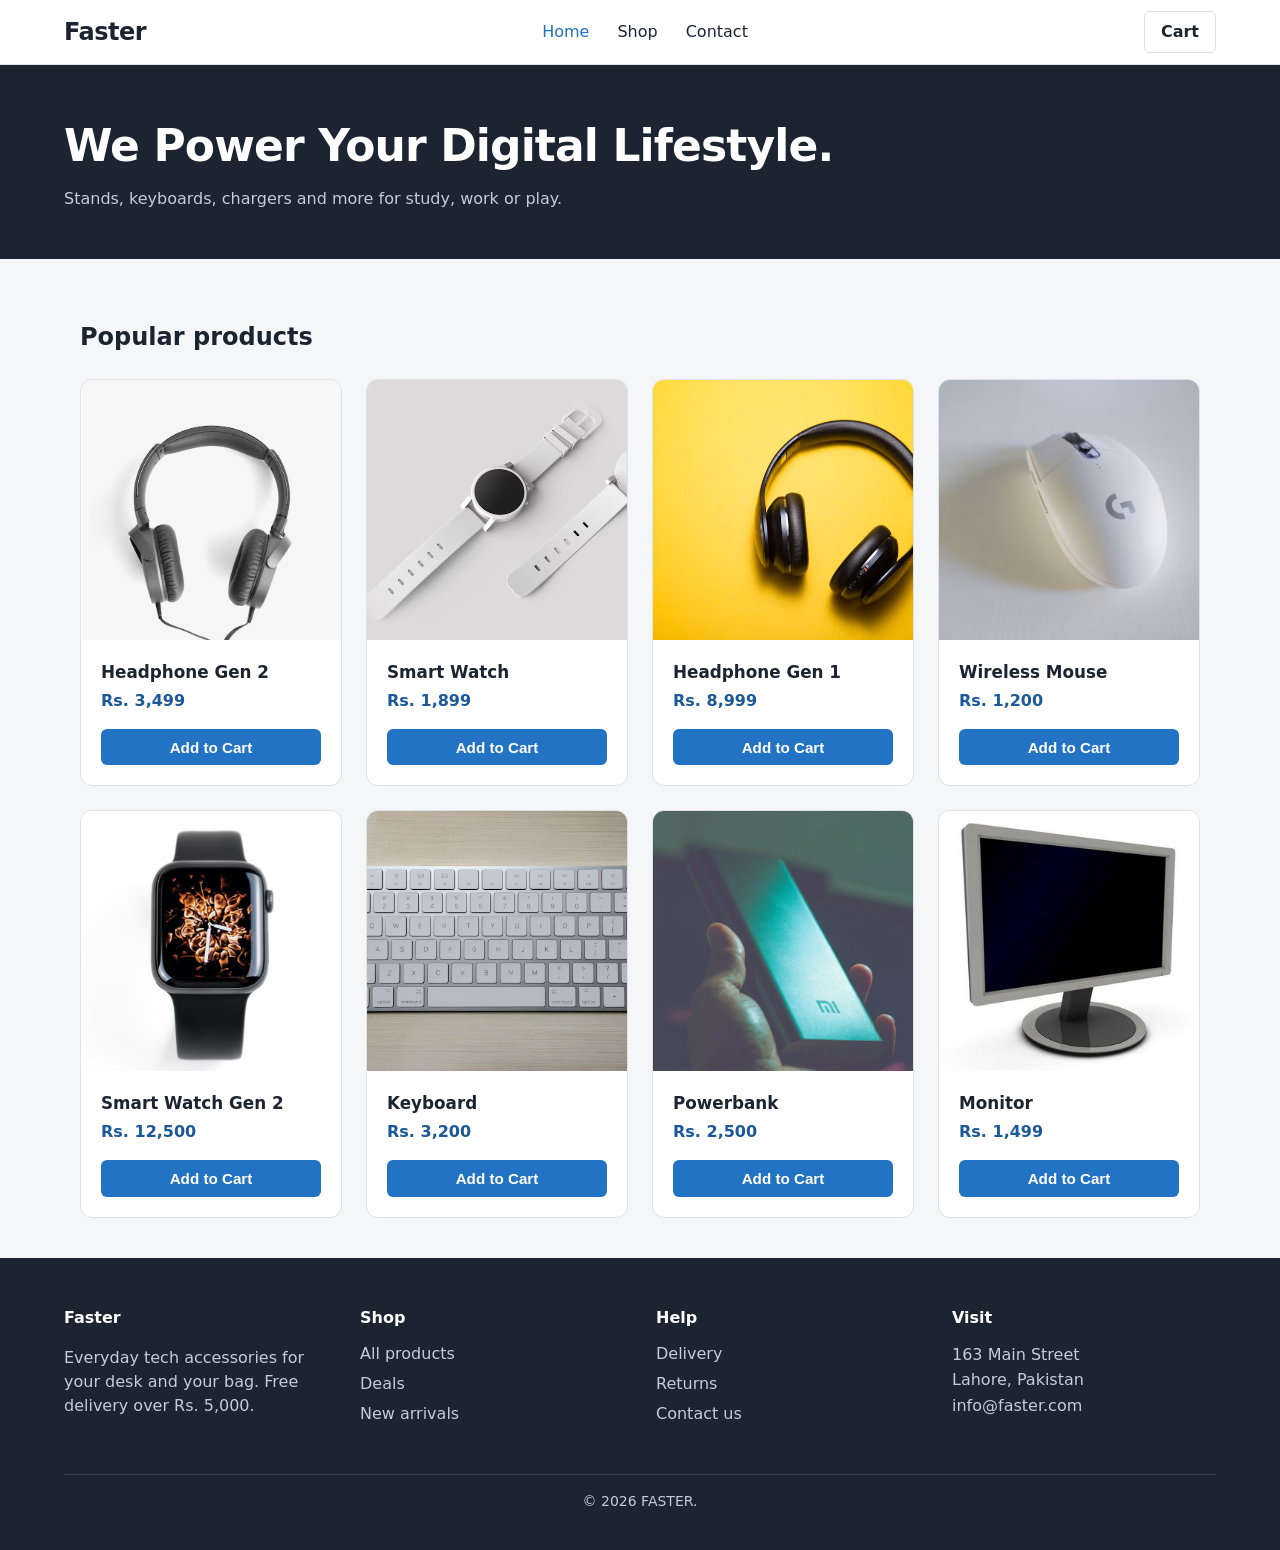
<file: Assignment 2/index.html>
<!DOCTYPE html>
<html lang="en">
<head>
  <meta charset="UTF-8">
  <meta name="viewport" content="width=device-width, initial-scale=1">
  <title>Faster | Accessories</title>
  <link rel="icon" type="image/x-icon" href="./images/logo.jpeg">
  <!-- <link href="style.css" rel="stylesheet"> -->
  <link rel="stylesheet" href="css/variables.css">
  <link rel="stylesheet" href="css/base.css">
  <link rel="stylesheet" href="css/header.css">
  <link rel="stylesheet" href="css/hero.css">
  <link rel="stylesheet" href="css/products.css">
  <link rel="stylesheet" href="css/buttons.css">
  <link rel="stylesheet" href="css/product-detail.css">
  <link rel="stylesheet" href="css/footer.css">
  <link rel="stylesheet" href="css/responsive.css">
</head>
<body>

  <header class="site-header">
    <div class="container nav-container">
      <a class="brand" href="index.html">Faster</a>
      <nav class="site-nav">
        <ul>
          <li><a class="active" href="index.html">Home</a></li>
          <li><a href="index.html#products">Shop</a></li>
          <li><a href="#">Contact</a></li>
        </ul>
      </nav>
      <a class="cart-link" href="#">Cart</a>
    </div>
  </header>

  <main>
    <section class="hero">
      <div class="container">
        <h1>We Power Your Digital Lifestyle.</h1>
        <p>Stands, keyboards, chargers and more for study, work or play.</p>
      </div>
    </section>

    <section class="container products-section" id="products">
      <h2>Popular products</h2>
      <div class="product-grid">

        <article class="product-card">
          <a href="product.html"><img src="./images/1.jpg" alt="Headphone Gen 2" loading="lazy"></a>
          <div class="card-details">
            <h3 class="product-name"><a href="product.html">Headphone Gen 2</a></h3>
            <p class="product-price">Rs. 3,499</p>
            <button type="button" class="btn btn-cart">Add to Cart</button>
          </div>
        </article>

        <article class="product-card">
          <a href="product.html"><img src="./images/2.jpg" alt="Smart Watch" loading="lazy"></a>
          <div class="card-details">
            <h3 class="product-name"><a href="product.html">Smart Watch</a></h3>
            <p class="product-price">Rs. 1,899</p>
            <button type="button" class="btn btn-cart">Add to Cart</button>
          </div>
        </article>

        <article class="product-card">
          <a href="product.html"><img src="./images/3.jpg" alt="Headphone Gen 1" loading="lazy"></a>
          <div class="card-details">
            <h3 class="product-name"><a href="product.html">Headphone Gen 1</a></h3>
            <p class="product-price">Rs. 8,999</p>
            <button type="button" class="btn btn-cart">Add to Cart</button>
          </div>
        </article>

        <article class="product-card">
          <a href="product.html"><img src="./images/4.jpg" alt="Wireless Mouse" loading="lazy"></a>
          <div class="card-details">
            <h3 class="product-name"><a href="product.html">Wireless Mouse</a></h3>
            <p class="product-price">Rs. 1,200</p>
            <button type="button" class="btn btn-cart">Add to Cart</button>
          </div>
        </article>

        <article class="product-card">
          <a href="product.html"><img src="./images/5.jpg" alt="Smart Watch Gen 2" loading="lazy"></a>
          <div class="card-details">
            <h3 class="product-name"><a href="product.html">Smart Watch Gen 2</a></h3>
            <p class="product-price">Rs. 12,500</p>
            <button type="button" class="btn btn-cart">Add to Cart</button>
          </div>
        </article>

        <article class="product-card">
          <a href="product.html"><img src="./images/6.jpg" alt="Keyboard" loading="lazy"></a>
          <div class="card-details">
            <h3 class="product-name"><a href="product.html">Keyboard</a></h3>
            <p class="product-price">Rs. 3,200</p>
            <button type="button" class="btn btn-cart">Add to Cart</button>
          </div>
        </article>

        <article class="product-card">
          <a href="product.html"><img src="./images/7.jpg" alt="Powerbank" loading="lazy"></a>
          <div class="card-details">
            <h3 class="product-name"><a href="product.html">Powerbank</a></h3>
            <p class="product-price">Rs. 2,500</p>
            <button type="button" class="btn btn-cart">Add to Cart</button>
          </div>
        </article>

        <article class="product-card">
          <a href="product.html"><img src="./images/8.jpg" alt="Monitor" loading="lazy"></a>
          <div class="card-details">
            <h3 class="product-name"><a href="product.html">Monitor</a></h3>
            <p class="product-price">Rs. 1,499</p>
            <button type="button" class="btn btn-cart">Add to Cart</button>
          </div>
        </article>

      </div>
    </section>
  </main>

  <footer class="site-footer">
    <div class="container">
      <div class="footer-grid">
        <div>
          <h2>Faster</h2>
          <p>Everyday tech accessories for your desk and your bag. Free delivery over Rs. 5,000.</p>
        </div>
        <nav aria-label="Shop links">
          <h2>Shop</h2>
          <ul>
            <li><a href="index.html#products">All products</a></li>
            <li><a href="#">Deals</a></li>
            <li><a href="#">New arrivals</a></li>
          </ul>
        </nav>
        <nav aria-label="Help links">
          <h2>Help</h2>
          <ul>
            <li><a href="#">Delivery</a></li>
            <li><a href="#">Returns</a></li>
            <li><a href="#">Contact us</a></li>
          </ul>
        </nav>
        <div>
          <h2>Visit</h2>
          <address>163 Main Street<br>Lahore, Pakistan<br>info@faster.com</address>
        </div>
      </div>
      <p class="footer-bottom">&copy; 2026 FASTER.</p>
    </div>
  </footer>

</body>
</html>
</file>
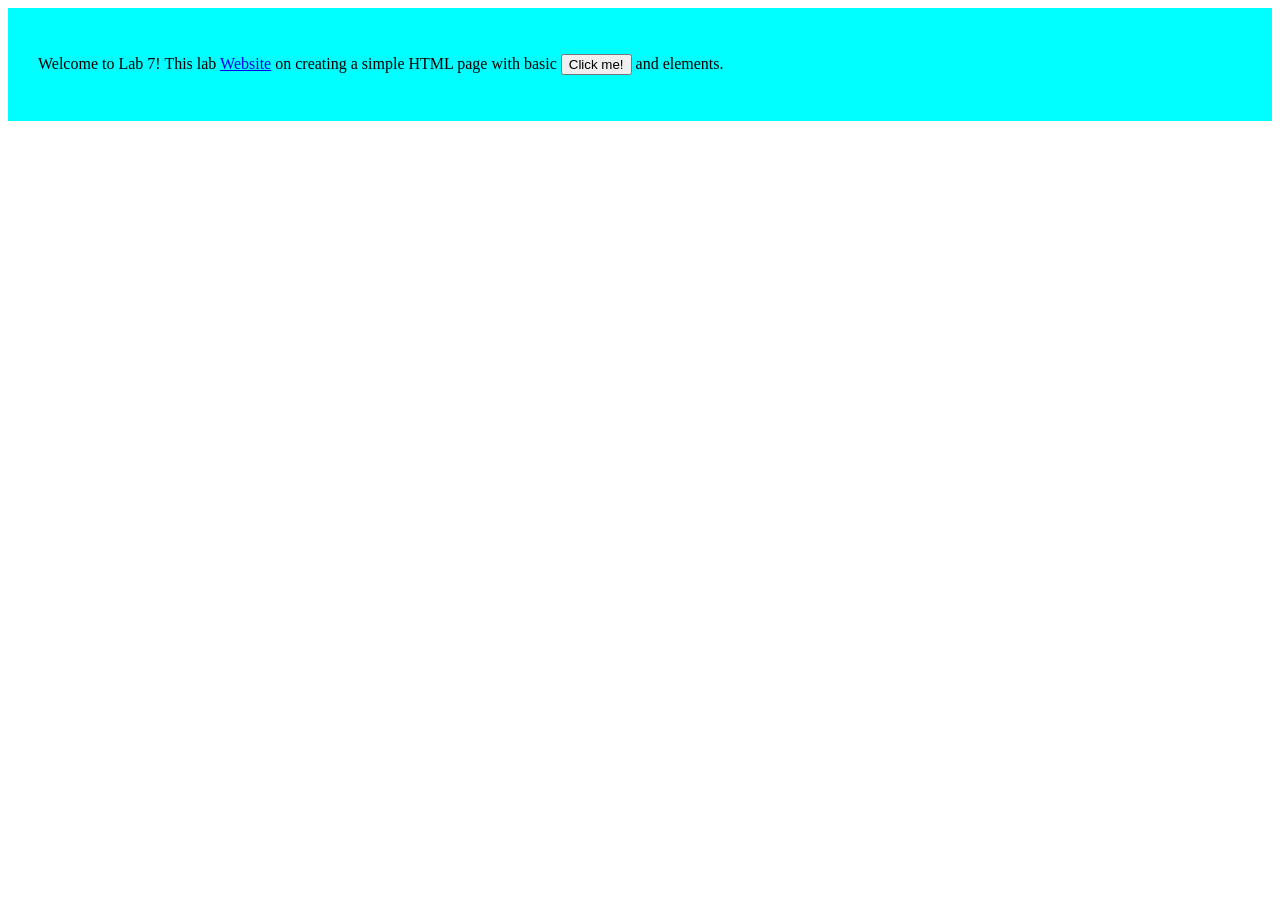
<file: Lab7/index.html>
<!DOCTYPE html>
<html lang="en">
<head>
    <meta charset="UTF-8">
    <meta name="viewport" content="width=device-width, initial-scale=1.0">
    <title>Lab 7</title>
    <script src="./script.js" defer></script>
</head>
<body>
    <div id="div1" style="background-color: aqua; padding: 30px">
        <p id="p1" >Welcome to Lab 7! This lab 
            <a id="a1" target="__blank" href="https://developer.mozilla.org/en-US/docs/Web/HTML">Website</a>
         on creating a simple HTML page with basic 
            <button>Click me!</button>
         and elements.
        </p>
    </div>
</body>
</html>
</file>
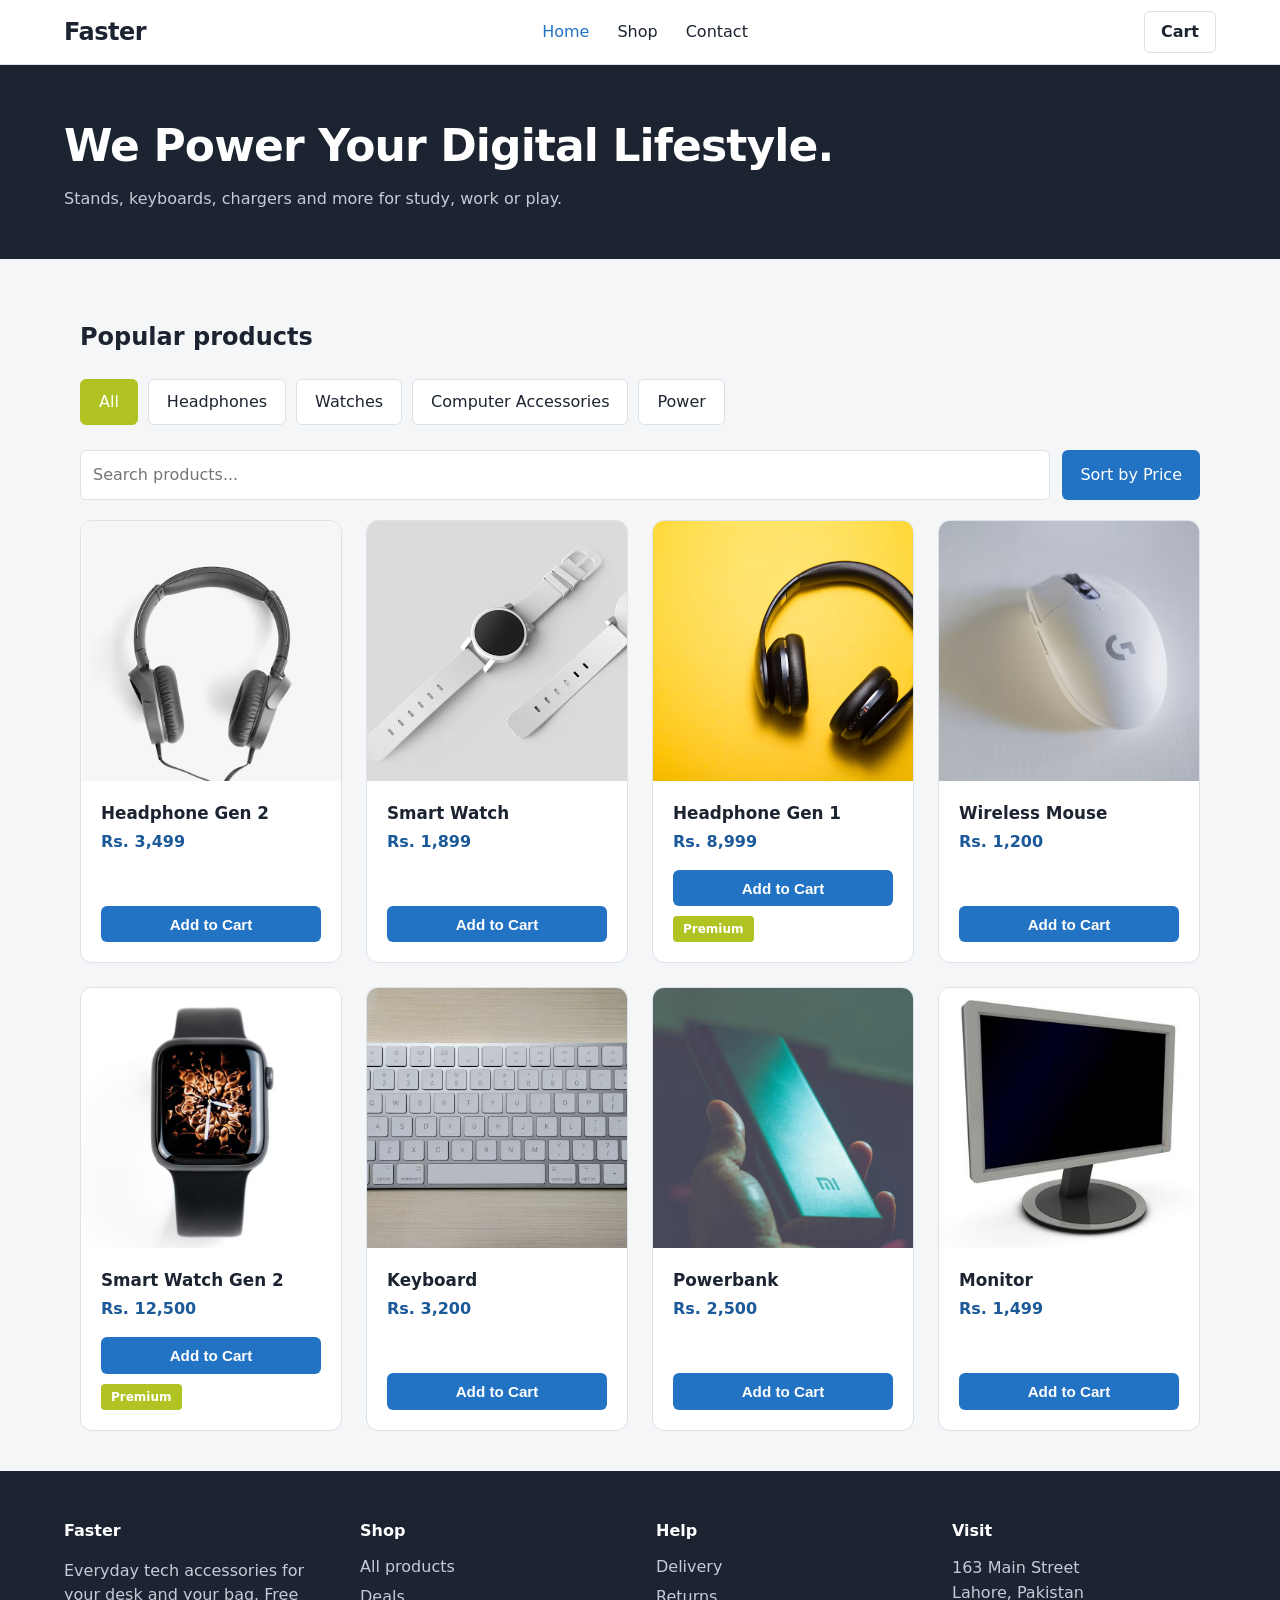
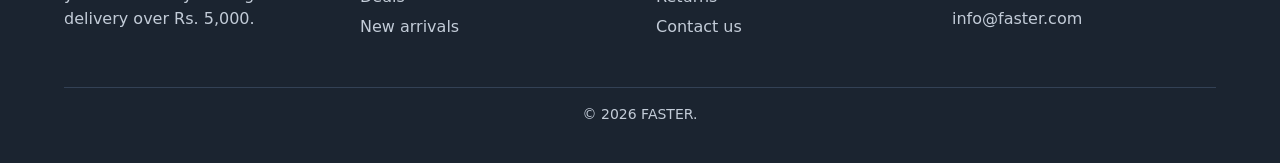
<file: midterm/index.html>
<!DOCTYPE html>
<html lang="en">
<head>
  <meta charset="UTF-8">
  <meta name="viewport" content="width=device-width, initial-scale=1">
  <title>Faster | Accessories</title>
  <link rel="icon" type="image/x-icon" href="./images/logo.jpeg">
  <!-- <link href="style.css" rel="stylesheet"> -->
  <link rel="stylesheet" href="css/variables.css">
  <link rel="stylesheet" href="css/base.css">
  <link rel="stylesheet" href="css/header.css">
  <link rel="stylesheet" href="css/hero.css">
  <link rel="stylesheet" href="css/products.css">
  <link rel="stylesheet" href="css/buttons.css">
  <link rel="stylesheet" href="css/product-detail.css">
  <link rel="stylesheet" href="css/footer.css">
  <link rel="stylesheet" href="css/responsive.css">


</head>
<body>

  <header class="site-header">
    <div class="container nav-container">
      <a class="brand" href="index.html">Faster</a>
      <nav class="site-nav">
        <ul>
          <li><a class="active" href="index.html">Home</a></li>
          <li><a href="index.html#products">Shop</a></li>
          <li><a href="#">Contact</a></li>
        </ul>
      </nav>
      <a class="cart-link" href="#">Cart</a>
    </div>
  </header>

  <main>
    <section class="hero">
      <div class="container">
        <h1>We Power Your Digital Lifestyle.</h1>
        <p>Stands, keyboards, chargers and more for study, work or play.</p>
      </div>
    </section>

    <section class="container products-section" id="products">
      <!-- <h2>Popular products</h2>
      <div class="product-grid"> -->

      <h2>Popular products</h2>

      <div class="category-filter">
        <input type="radio" name="category" id="filter-all" checked>
        <label for="filter-all">All</label>

        <input type="radio" name="category" id="filter-headphones">
        <label for="filter-headphones">Headphones</label>

        <input type="radio" name="category" id="filter-watches">
        <label for="filter-watches">Watches</label>

        <input type="radio" name="category" id="filter-accessories">
        <label for="filter-accessories">Computer Accessories</label>

        <input type="radio" name="category" id="filter-power">
        <label for="filter-power">Power</label>
      </div>


      <!-- Search and Sort -->
      <div class="product-controls">

          <input type="text" id="search-input" placeholder="Search products...">
          <button type="button" id="sort-price">Sort by Price</button>

      </div>

      <!-- No Products Message -->
      <p id="no-products" class="no-products">
          No products found
      </p>
      

      <div class="product-grid">


        <article class="product-card headphones">
          <a href="product.html"><img src="./images/1.jpg" alt="Headphone Gen 2" loading="lazy"></a>
          <div class="card-details">
            <h3 class="product-name"><a href="product.html">Headphone Gen 2</a></h3>
            <p class="product-price">Rs. 3,499</p>
            <button type="button" class="btn btn-cart">Add to Cart</button>
          </div>
        </article>

        <article class="product-card watches">
          <a href="product.html"><img src="./images/2.jpg" alt="Smart Watch" loading="lazy"></a>
          <div class="card-details">
            <h3 class="product-name"><a href="product.html">Smart Watch</a></h3>
            <p class="product-price">Rs. 1,899</p>
            <button type="button" class="btn btn-cart">Add to Cart</button>
          </div>
        </article>

        <article class="product-card headphones">
          <a href="product.html"><img src="./images/3.jpg" alt="Headphone Gen 1" loading="lazy"></a>
          <div class="card-details">
            <h3 class="product-name"><a href="product.html">Headphone Gen 1</a></h3>
            <p class="product-price">Rs. 8,999</p>
            <button type="button" class="btn btn-cart">Add to Cart</button>
          </div>
        </article>

        <article class="product-card accessories">
          <a href="product.html"><img src="./images/4.jpg" alt="Wireless Mouse" loading="lazy"></a>
          <div class="card-details">
            <h3 class="product-name"><a href="product.html">Wireless Mouse</a></h3>
            <p class="product-price">Rs. 1,200</p>
            <button type="button" class="btn btn-cart">Add to Cart</button>
          </div>
        </article>

        <article class="product-card watches">
          <a href="product.html"><img src="./images/5.jpg" alt="Smart Watch Gen 2" loading="lazy"></a>
          <div class="card-details">
            <h3 class="product-name"><a href="product.html">Smart Watch Gen 2</a></h3>
            <p class="product-price">Rs. 12,500</p>
            <button type="button" class="btn btn-cart">Add to Cart</button>
          </div>
        </article>

        <article class="product-card accessories">
          <a href="product.html"><img src="./images/6.jpg" alt="Keyboard" loading="lazy"></a>
          <div class="card-details">
            <h3 class="product-name"><a href="product.html">Keyboard</a></h3>
            <p class="product-price">Rs. 3,200</p>
            <button type="button" class="btn btn-cart">Add to Cart</button>
          </div>
        </article>

        <article class="product-card power">
          <a href="product.html"><img src="./images/7.jpg" alt="Powerbank" loading="lazy"></a>
          <div class="card-details">
            <h3 class="product-name"><a href="product.html">Powerbank</a></h3>
            <p class="product-price">Rs. 2,500</p>
            <button type="button" class="btn btn-cart">Add to Cart</button>
          </div>
        </article>

        <article class="product-card accessories">
          <a href="product.html"><img src="./images/8.jpg" alt="Monitor" loading="lazy"></a>
          <div class="card-details">
            <h3 class="product-name"><a href="product.html">Monitor</a></h3>
            <p class="product-price">Rs. 1,499</p>
            <button type="button" class="btn btn-cart">Add to Cart</button>
          </div>
        </article>

      </div>
    </section>
  </main>

  <footer class="site-footer">
    <div class="container">
      <div class="footer-grid">
        <div>
          <h2>Faster</h2>
          <p>Everyday tech accessories for your desk and your bag. Free delivery over Rs. 5,000.</p>
        </div>
        <nav aria-label="Shop links">
          <h2>Shop</h2>
          <ul>
            <li><a href="index.html#products">All products</a></li>
            <li><a href="#">Deals</a></li>
            <li><a href="#">New arrivals</a></li>
          </ul>
        </nav>
        <nav aria-label="Help links">
          <h2>Help</h2>
          <ul>
            <li><a href="#">Delivery</a></li>
            <li><a href="#">Returns</a></li>
            <li><a href="#">Contact us</a></li>
          </ul>
        </nav>
        <div>
          <h2>Visit</h2>
          <address>163 Main Street<br>Lahore, Pakistan<br>info@faster.com</address>
        </div>
      </div>
      <p class="footer-bottom">&copy; 2026 FASTER.</p>
    </div>
  </footer>


  <script src="./script.js"></script>

</body>
</html>
</file>
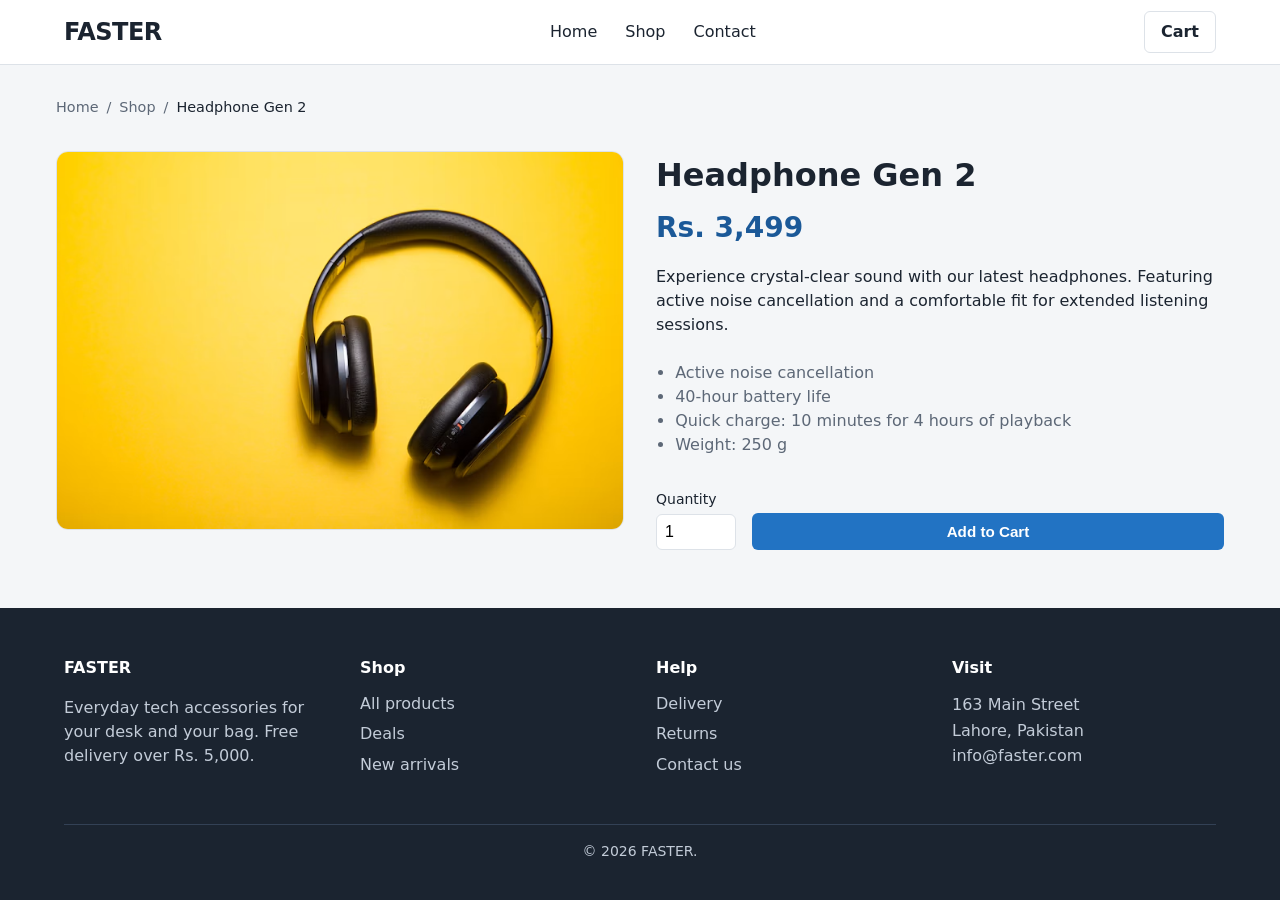
<file: Assignment 2/product.html>
<!DOCTYPE html>
<html lang="en">
<head>
  <meta charset="UTF-8">
  <meta name="viewport" content="width=device-width, initial-scale=1">
  <title>Headphone Gen 2 | FASTER</title>
  <link rel="icon" type="image/x-icon" href="./images/logo.jpeg">
  <!-- <link href="style.css" rel="stylesheet"> -->
  <link rel="stylesheet" href="css/variables.css">
  <link rel="stylesheet" href="css/base.css">
  <link rel="stylesheet" href="css/header.css">
  <link rel="stylesheet" href="css/hero.css">
  <link rel="stylesheet" href="css/products.css">
  <link rel="stylesheet" href="css/buttons.css">
  <link rel="stylesheet" href="css/product-detail.css">
  <link rel="stylesheet" href="css/footer.css">
  <link rel="stylesheet" href="css/responsive.css">
</head>
<body>

  <header class="site-header">
    <div class="container nav-container">
      <a class="brand" href="index.html">FASTER</a>
      <nav class="site-nav">
        <ul>
          <li><a href="index.html">Home</a></li>
          <li><a href="index.html#products">Shop</a></li>
          <li><a href="#">Contact</a></li>
        </ul>
      </nav>
      <a class="cart-link" href="#">Cart</a>
    </div>
  </header>

  <main class="container page-content">
    
    <nav class="breadcrumb" aria-label="Breadcrumb">
      <ol>
        <li><a href="index.html">Home</a></li>
        <li><a href="index.html#products">Shop</a></li>
        <li class="active">Headphone Gen 2</li>
      </ol>
    </nav>

    <article class="product-detail">
      <div class="product-image">
        <img src="./images/3.jpg" alt="Headphone Gen 2" loading="lazy">
      </div>

      <div class="product-info">
        <h1>Headphone Gen 2</h1>
        <p class="detail-price">Rs. 3,499</p>
        <p>Experience crystal-clear sound with our latest headphones. Featuring active noise cancellation and a comfortable fit for extended listening sessions.</p>

        <ul class="spec-list">
          <li>Active noise cancellation</li>
          <li>40-hour battery life</li>
          <li>Quick charge: 10 minutes for 4 hours of playback</li>
          <li>Weight: 250 g</li>
        </ul>

        <div class="qty-row">
          <div class="qty-group">
            <label for="qty">Quantity</label>
            <input type="number" id="qty" name="qty" min="1" max="10" value="1">
          </div>
          <button type="button" class="btn btn-cart">Add to Cart</button>
        </div>
      </div>
    </article>
  </main>

  <footer class="site-footer">
    <div class="container">
      <div class="footer-grid">
        <div>
          <h2>FASTER</h2>
          <p>Everyday tech accessories for your desk and your bag. Free delivery over Rs. 5,000.</p>
        </div>
        <nav aria-label="Shop links">
          <h2>Shop</h2>
          <ul>
            <li><a href="index.html#products">All products</a></li>
            <li><a href="#">Deals</a></li>
            <li><a href="#">New arrivals</a></li>
          </ul>
        </nav>
        <nav aria-label="Help links">
          <h2>Help</h2>
          <ul>
            <li><a href="#">Delivery</a></li>
            <li><a href="#">Returns</a></li>
            <li><a href="#">Contact us</a></li>
          </ul>
        </nav>
        <div>
          <h2>Visit</h2>
          <address>163 Main Street<br>Lahore, Pakistan<br>info@faster.com</address>
        </div>
      </div>
      <p class="footer-bottom">&copy; 2026 FASTER.</p>
    </div>
  </footer>

</body>
</html>
</file>
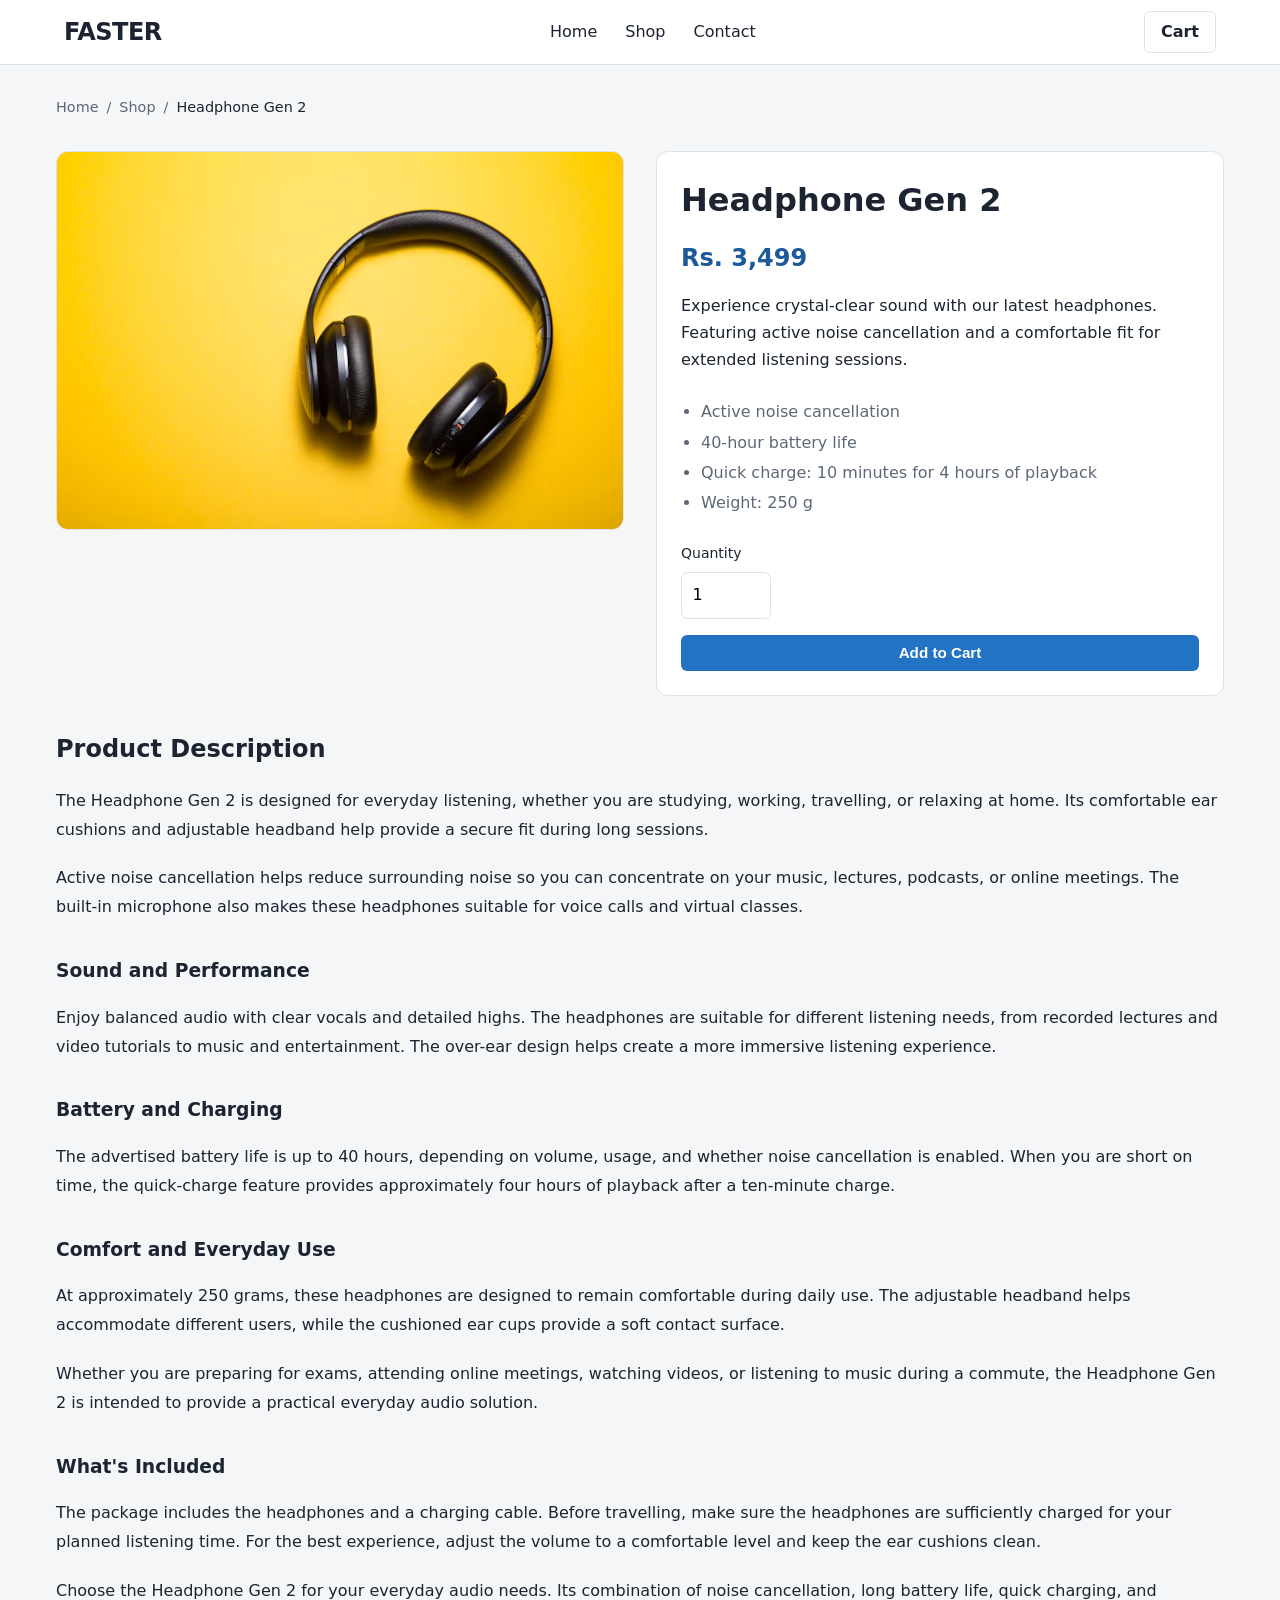
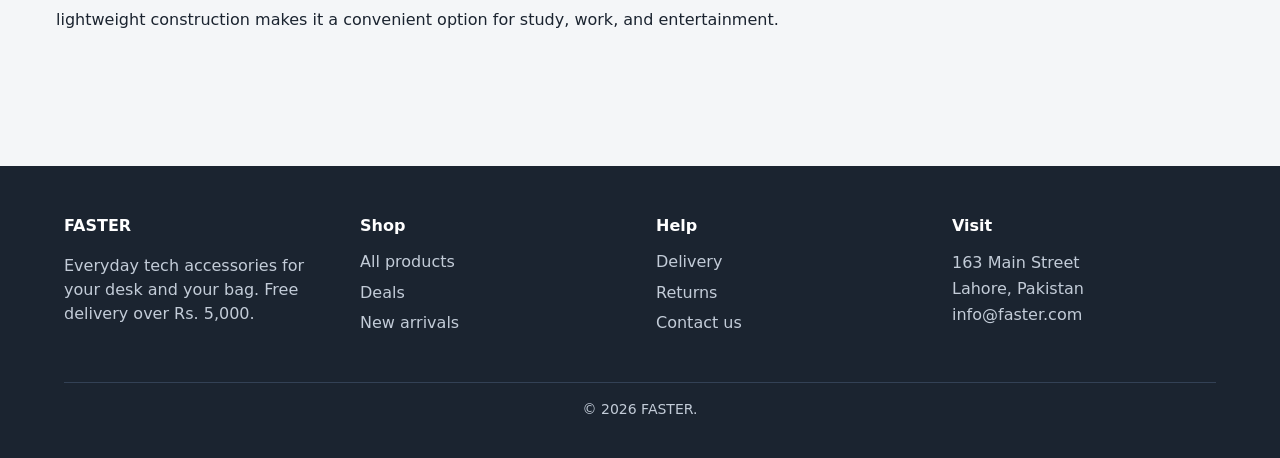
<file: midterm/product.html>
<!DOCTYPE html>
<html lang="en">
<head>
  <meta charset="UTF-8">
  <meta name="viewport" content="width=device-width, initial-scale=1">
  <title>Headphone Gen 2 | FASTER</title>
  <link rel="icon" type="image/x-icon" href="./images/logo.jpeg">
  <!-- <link href="style.css" rel="stylesheet"> -->
  <link rel="stylesheet" href="css/variables.css">
  <link rel="stylesheet" href="css/base.css">
  <link rel="stylesheet" href="css/header.css">
  <link rel="stylesheet" href="css/hero.css">
  <link rel="stylesheet" href="css/products.css">
  <link rel="stylesheet" href="css/buttons.css">
  <link rel="stylesheet" href="css/product-detail.css">
  <link rel="stylesheet" href="css/footer.css">
  <link rel="stylesheet" href="css/responsive.css">
</head>
<body>

  <header class="site-header">
    <div class="container nav-container">
      <a class="brand" href="index.html">FASTER</a>
      <nav class="site-nav">
        <ul>
          <li><a href="index.html">Home</a></li>
          <li><a href="index.html#products">Shop</a></li>
          <li><a href="#">Contact</a></li>
        </ul>
      </nav>
      <a class="cart-link" href="#">Cart</a>
    </div>
  </header>

  <main class="container page-content">
    
    <nav class="breadcrumb" aria-label="Breadcrumb">
      <ol>
        <li><a href="index.html">Home</a></li>
        <li><a href="index.html#products">Shop</a></li>
        <li class="active">Headphone Gen 2</li>
      </ol>
    </nav>

    <!-- <article class="product-detail">
      <div class="product-image">
        <img src="./images/3.jpg" alt="Headphone Gen 2" loading="lazy">
      </div>

      <div class="product-info">
        <h1>Headphone Gen 2</h1>
        <p class="detail-price">Rs. 3,499</p>
        <p>Experience crystal-clear sound with our latest headphones. Featuring active noise cancellation and a comfortable fit for extended listening sessions.</p>

        <ul class="spec-list">
          <li>Active noise cancellation</li>
          <li>40-hour battery life</li>
          <li>Quick charge: 10 minutes for 4 hours of playback</li>
          <li>Weight: 250 g</li>
        </ul>

        <div class="qty-row">
          <div class="qty-group">
            <label for="qty">Quantity</label>
            <input type="number" id="qty" name="qty" min="1" max="10" value="1">
          </div>
          <button type="button" class="btn btn-cart">Add to Cart</button>
        </div>
      </div>
    </article> -->


    <article class="product-detail">

      <!-- Product Image -->
      <div class="product-image">
        <img src="./images/3.jpg" alt="Headphone Gen 2">
      </div>

      <!-- Product Details -->
      <div class="product-info">
        <h1>Headphone Gen 2</h1>

        <p class="detail-price">Rs. 3,499</p>

        <p class="product-summary">
          Experience crystal-clear sound with our latest headphones.
          Featuring active noise cancellation and a comfortable fit
          for extended listening sessions.
        </p>

        <ul class="spec-list">
          <li>Active noise cancellation</li>
          <li>40-hour battery life</li>
          <li>Quick charge: 10 minutes for 4 hours of playback</li>
          <li>Weight: 250 g</li>
        </ul>

        <div class="qty-row">
          <div class="qty-group">
            <label for="qty">Quantity</label>
            <input type="number" id="qty" name="qty"
                  min="1" max="10" value="1">
          </div>

          <button type="button" class="btn btn-cart">
            Add to Cart
          </button>
        </div>
      </div>

      <!-- Full-Width Description -->
      <section class="product-description">
        <h2>Product Description</h2>

        <p>
          The Headphone Gen 2 is designed for everyday listening,
          whether you are studying, working, travelling, or relaxing
          at home. Its comfortable ear cushions and adjustable
          headband help provide a secure fit during long sessions.
        </p>

        <p>
          Active noise cancellation helps reduce surrounding noise
          so you can concentrate on your music, lectures, podcasts,
          or online meetings. The built-in microphone also makes
          these headphones suitable for voice calls and virtual classes.
        </p>

        <h3>Sound and Performance</h3>

        <p>
          Enjoy balanced audio with clear vocals and detailed highs.
          The headphones are suitable for different listening needs,
          from recorded lectures and video tutorials to music and
          entertainment. The over-ear design helps create a more
          immersive listening experience.
        </p>

        <h3>Battery and Charging</h3>

        <p>
          The advertised battery life is up to 40 hours, depending
          on volume, usage, and whether noise cancellation is enabled.
          When you are short on time, the quick-charge feature provides
          approximately four hours of playback after a ten-minute charge.
        </p>

        <h3>Comfort and Everyday Use</h3>

        <p>
          At approximately 250 grams, these headphones are designed
          to remain comfortable during daily use. The adjustable
          headband helps accommodate different users, while the
          cushioned ear cups provide a soft contact surface.
        </p>

        <p>
          Whether you are preparing for exams, attending online
          meetings, watching videos, or listening to music during
          a commute, the Headphone Gen 2 is intended to provide
          a practical everyday audio solution.
        </p>

        <h3>What's Included</h3>

        <p>
          The package includes the headphones and a charging cable.
          Before travelling, make sure the headphones are sufficiently
          charged for your planned listening time. For the best
          experience, adjust the volume to a comfortable level and
          keep the ear cushions clean.
        </p>

        <p>
          Choose the Headphone Gen 2 for your everyday audio needs.
          Its combination of noise cancellation, long battery life,
          quick charging, and lightweight construction makes it a
          convenient option for study, work, and entertainment.
        </p>
      </section>

    </article>

  </main>

  <footer class="site-footer">
    <div class="container">
      <div class="footer-grid">
        <div>
          <h2>FASTER</h2>
          <p>Everyday tech accessories for your desk and your bag. Free delivery over Rs. 5,000.</p>
        </div>
        <nav aria-label="Shop links">
          <h2>Shop</h2>
          <ul>
            <li><a href="index.html#products">All products</a></li>
            <li><a href="#">Deals</a></li>
            <li><a href="#">New arrivals</a></li>
          </ul>
        </nav>
        <nav aria-label="Help links">
          <h2>Help</h2>
          <ul>
            <li><a href="#">Delivery</a></li>
            <li><a href="#">Returns</a></li>
            <li><a href="#">Contact us</a></li>
          </ul>
        </nav>
        <div>
          <h2>Visit</h2>
          <address>163 Main Street<br>Lahore, Pakistan<br>info@faster.com</address>
        </div>
      </div>
      <p class="footer-bottom">&copy; 2026 FASTER.</p>
    </div>
  </footer>

</body>
</html>
</file>
<file: Assignment 2/style.css>
/* ===== Base Variables & Reset ===== */
:root {
  --accent-h: 210;
  --accent: hsl(var(--accent-h), 70%, 45%);
  --accent-dark: hsl(var(--accent-h), 70%, 35%);
  --ink: #1b2430;
  --muted: #5d6877;
  --paper: #f4f6f8;
  --line: #dde2e8;
  --white: #ffffff;
}

*, *::before, *::after {
  box-sizing: border-box;
}

body {
  margin: 0;
  font-family: "DM Sans", system-ui, -apple-system, sans-serif;
  color: var(--ink);
  background: var(--paper);
  min-height: 100vh;
  display: flex;
  flex-direction: column;
  line-height: 1.5;
}

main {
  flex: 1;
}

/* Centered Container Wrapper */
.container {
  width: 100%;
  max-width: 1200px;
  margin: 0 auto;
  padding: 0 1.5rem;
}

/* ===== Site Header & Navigation ===== */
.site-header {
  background: var(--white);
  border-bottom: 1px solid var(--line);
  position: sticky;
  top: 0;
  z-index: 100;
}

.nav-container {
  display: flex;
  align-items: center;
  justify-content: space-between;
  height: 4rem;
}

.brand {
  font-size: 1.5rem;
  font-weight: 700;
  color: var(--ink);
  text-decoration: none;
  letter-spacing: -0.02em;
}

.site-nav ul {
  display: flex;
  list-style: none;
  margin: 0;
  padding: 0;
  gap: 1.75rem;
}

.site-nav a {
  color: var(--ink);
  text-decoration: none;
  font-weight: 500;
}

.site-nav a:hover,
.site-nav a.active {
  color: var(--accent);
}

.cart-link {
  color: var(--ink);
  text-decoration: none;
  font-weight: 600;
  padding: 0.5rem 1rem;
  border: 1px solid var(--line);
  border-radius: 0.375rem;
}

.cart-link:hover {
  border-color: var(--accent);
  color: var(--accent);
}

/* ===== Hero Section ===== */
.hero {
  background: var(--ink);
  color: var(--white);
  padding: 3rem 0;
}

.hero h1 {
  font-size: clamp(1.75rem, 4vw + 0.5rem, 2.75rem);
  font-weight: 700;
  margin: 0 0 0.5rem 0;
  letter-spacing: -0.02em;
}

.hero p {
  color: #c3ccd8;
  max-width: 38rem;
  margin: 0;
}

/* ===== Products Section & Grid ===== */
.products-section {
  padding: 2.5rem 0;
}

.products-section h2 {
  font-size: 1.5rem;
  margin-bottom: 1.5rem;
}

.product-grid {
  display: grid;
  grid-template-columns: repeat(auto-fill, minmax(250px, 1fr));
  gap: 1.5rem;
}

.product-card {
  background: var(--white);
  border: 1px solid var(--line);
  border-radius: 0.75rem;
  overflow: hidden;
  display: flex;
  flex-direction: column;
  transition: transform 0.2s, box-shadow 0.2s;
}

.product-card:hover {
  transform: translateY(-3px);
  box-shadow: 0 8px 20px rgba(27, 36, 48, 0.1);
}

.product-card img {
  width: 100%;
  aspect-ratio: 1 / 1;
  object-fit: cover;
  display: block;
}

.card-details {
  padding: 1.25rem;
  display: flex;
  flex-direction: column;
  flex: 1;
}

.product-name {
  font-size: 1.05rem;
  font-weight: 600;
  margin: 0 0 0.25rem 0;
}

.product-name a {
  color: var(--ink);
  text-decoration: none;
}

.product-name a:hover {
  color: var(--accent);
}

.product-price {
  font-weight: 700;
  color: var(--accent-dark);
  margin: 0 0 1rem 0;
}

/* ===== Buttons ===== */
.btn {
  display: inline-block;
  padding: 0.6rem 1.2rem;
  font-size: 0.95rem;
  font-weight: 600;
  border-radius: 0.375rem;
  border: none;
  cursor: pointer;
  text-align: center;
}

.btn-cart {
  background: var(--accent);
  color: var(--white);
  margin-top: auto;
  width: 100%;
}

.btn-cart:hover {
  background: var(--accent-dark);
}

/* ===== Product Detail Page ===== */
.page-content {
  padding: 2rem 0 3rem;
}

.breadcrumb ol {
  display: flex;
  list-style: none;
  padding: 0;
  margin: 0 0 2rem 0;
  gap: 0.5rem;
  font-size: 0.9rem;
  color: var(--muted);
}

.breadcrumb li::after {
  content: "/";
  margin-left: 0.5rem;
}

.breadcrumb li:last-child::after {
  content: "";
}

.breadcrumb a {
  color: var(--muted);
  text-decoration: none;
}

.breadcrumb a:hover {
  color: var(--ink);
}

.breadcrumb li.active {
  color: var(--ink);
  font-weight: 500;
}

.product-detail {
  display: grid;
  grid-template-columns: 1fr;
  gap: 2rem;
}

.product-image img {
  width: 100%;
  border-radius: 0.75rem;
  border: 1px solid var(--line);
  background: var(--white);
}

.product-info h1 {
  font-size: 2rem;
  margin: 0 0 0.5rem 0;
}

.detail-price {
  font-size: 1.75rem;
  font-weight: 700;
  color: var(--accent-dark);
  margin: 0 0 1rem 0;
}

.spec-list {
  padding-left: 1.2rem;
  color: var(--muted);
  margin: 1.5rem 0;
}

.qty-row {
  display: flex;
  align-items: flex-end;
  gap: 1rem;
  margin-top: 2rem;
}

.qty-group {
  display: flex;
  flex-direction: column;
  gap: 0.25rem;
}

.qty-group label {
  font-size: 0.875rem;
  font-weight: 500;
}

.qty-group input {
  width: 5rem;
  padding: 0.5rem;
  border: 1px solid var(--line);
  border-radius: 0.375rem;
  font-size: 1rem;
}

/* ===== Site Footer ===== */
.site-footer {
  background: var(--ink);
  color: #c3ccd8;
  padding: 3rem 0 1.5rem;
  margin-top: auto;
}

.footer-grid {
  display: grid;
  grid-template-columns: repeat(auto-fit, minmax(200px, 1fr));
  gap: 2rem;
}

.site-footer h2 {
  font-size: 1rem;
  color: var(--white);
  margin: 0 0 0.75rem 0;
}

.site-footer ul {
  list-style: none;
  padding: 0;
  margin: 0;
}

.site-footer li + li {
  margin-top: 0.4rem;
}

.site-footer a {
  color: #c3ccd8;
  text-decoration: none;
}

.site-footer a:hover {
  color: var(--white);
  text-decoration: underline;
}

.site-footer address {
  font-style: normal;
  line-height: 1.6;
}

.footer-bottom {
  border-top: 1px solid #334155;
  margin-top: 2.5rem;
  padding-top: 1rem;
  font-size: 0.875rem;
  text-align: center;
}

/* ===== Responsive Breakpoints ===== */
@media (min-width: 768px) {
  .product-detail {
    grid-template-columns: 1fr 1fr;
  }
}
</file>
<file: Assignment 2/css/variables.css>
/* ===== Colors & Variables ===== */

:root {
  --accent-h: 210;
  --accent: hsl(var(--accent-h), 70%, 45%);
  --accent-dark: hsl(var(--accent-h), 70%, 35%);

  --ink: #1b2430;
  --muted: #5d6877;
  --paper: #f4f6f8;
  --line: #dde2e8;
  --white: #ffffff;
}
</file>
<file: Assignment 2/css/base.css>
/* ===== Reset ===== */

*,
*::before,
*::after {
  box-sizing: border-box;
}

/* ===== Body ===== */

body {
  margin: 0;
  font-family: "DM Sans", system-ui, -apple-system, sans-serif;
  color: var(--ink);
  background: var(--paper);

  min-height: 100vh;

  display: flex;
  flex-direction: column;

  line-height: 1.5;
}

/* ===== Main Content ===== */

main {
  flex: 1;
}

/* ===== Container ===== */

.container {
  width: 100%;
  max-width: 1200px;

  margin: 0 auto;
  padding: 0 1.5rem;
}
</file>
<file: Assignment 2/css/header.css>
/* ===== Site Header ===== */

.site-header {
  background: var(--white);
  border-bottom: 1px solid var(--line);

  position: sticky;
  top: 0;
  z-index: 100;
}

/* ===== Navigation Container ===== */

.nav-container {
  display: flex;
  align-items: center;
  justify-content: space-between;

  height: 4rem;
}

/* ===== Brand / Logo ===== */

.brand {
  font-size: 1.5rem;
  font-weight: 700;

  color: var(--ink);
  text-decoration: none;

  letter-spacing: -0.02em;
}

/* ===== Navigation List ===== */

.site-nav ul {
  display: flex;

  list-style: none;
  margin: 0;
  padding: 0;

  gap: 1.75rem;
}

/* ===== Navigation Links ===== */

.site-nav a {
  color: var(--ink);
  text-decoration: none;
  font-weight: 500;
}

/* ===== Navigation Hover & Active ===== */

.site-nav a:hover,
.site-nav a.active {
  color: var(--accent);
}

/* ===== Cart Link ===== */

.cart-link {
  color: var(--ink);
  text-decoration: none;
  font-weight: 600;

  padding: 0.5rem 1rem;

  border: 1px solid var(--line);
  border-radius: 0.375rem;
}

/* ===== Cart Hover ===== */

.cart-link:hover {
  border-color: var(--accent);
  color: var(--accent);
}
</file>
<file: Assignment 2/css/hero.css>
/* ===== Hero Section ===== */

.hero {
  background: var(--ink);
  color: var(--white);

  padding: 3rem 0;
}

/* ===== Hero Heading ===== */

.hero h1 {
  font-size: clamp(1.75rem, 4vw + 0.5rem, 2.75rem);
  font-weight: 700;

  margin: 0 0 0.5rem 0;

  letter-spacing: -0.02em;
}

/* ===== Hero Description ===== */

.hero p {
  color: #c3ccd8;

  max-width: 38rem;
  margin: 0;
}
</file>
<file: Assignment 2/css/products.css>
/* ===== Products Section ===== */

.products-section {
  padding: 2.5rem;
}

/* ===== Section Heading ===== */

.products-section h2 {
  font-size: 1.5rem;
  margin-bottom: 1.5rem;
}

/* ===== Product Grid ===== */

.product-grid {
  display: grid;

  grid-template-columns: repeat(
    auto-fill,
    minmax(250px, 1fr)
  );

  gap: 1.5rem;
}

/* ===== Product Card ===== */

.product-card {
  background: var(--white);

  border: 1px solid var(--line);
  border-radius: 0.75rem;

  overflow: hidden;

  display: flex;
  flex-direction: column;

  transition: transform 0.2s, box-shadow 0.2s;
}

/* ===== Product Card Hover ===== */

.product-card:hover {
  transform: translateY(-3px);

  box-shadow: 0 8px 20px rgba(27, 36, 48, 0.1);
}

/* ===== Product Image ===== */

.product-card img {
  width: 100%;
  aspect-ratio: 1 / 1;

  object-fit: cover;

  display: block;
}

/* ===== Card Details ===== */

.card-details {
  padding: 1.25rem;

  display: flex;
  flex-direction: column;

  flex: 1;
}

/* ===== Product Name ===== */

.product-name {
  font-size: 1.05rem;
  font-weight: 600;

  margin: 0 0 0.25rem 0;
}

/* ===== Product Name Link ===== */

.product-name a {
  color: var(--ink);
  text-decoration: none;
}

.product-name a:hover {
  color: var(--accent);
}

/* ===== Product Price ===== */

.product-price {
  font-weight: 700;
  color: var(--accent-dark);

  margin: 0 0 1rem 0;
}
</file>
<file: Assignment 2/css/buttons.css>
/* ===== General Button ===== */

.btn {
  display: inline-block;

  padding: 0.6rem 1.2rem;

  font-size: 0.95rem;
  font-weight: 600;

  border-radius: 0.375rem;
  border: none;

  cursor: pointer;
  text-align: center;
}

/* ===== Add to Cart Button ===== */

.btn-cart {
  background: var(--accent);
  color: var(--white);

  margin-top: auto;
  width: 100%;
}

/* ===== Button Hover ===== */

.btn-cart:hover {
  background: var(--accent-dark);
}
</file>
<file: Assignment 2/css/product-detail.css>
/* ===== Product Page Content ===== */

.page-content {
  padding: 2rem 1rem 3rem;
}

/* ===== Breadcrumb ===== */

.breadcrumb ol {
  display: flex;

  list-style: none;
  padding: 0;
  margin: 0 0 2rem 0;

  gap: 0.5rem;

  font-size: 0.9rem;
  color: var(--muted);
}

/* ===== Breadcrumb Separators ===== */

.breadcrumb li::after {
  content: "/";
  margin-left: 0.5rem;
}

/* Remove Separator From Last Item */

.breadcrumb li:last-child::after {
  content: "";
}

/* ===== Breadcrumb Links ===== */

.breadcrumb a {
  color: var(--muted);
  text-decoration: none;
}

.breadcrumb a:hover {
  color: var(--ink);
}

/* ===== Active Breadcrumb ===== */

.breadcrumb li.active {
  color: var(--ink);
  font-weight: 500;
}

/* ===== Product Detail Layout ===== */

.product-detail {
  display: grid;
  grid-template-columns: 1fr;
  gap: 2rem;
}

/* ===== Product Image ===== */

.product-image img {
  width: 100%;

  border-radius: 0.75rem;
  border: 1px solid var(--line);

  background: var(--white);
}

/* ===== Product Information Heading ===== */

.product-info h1 {
  font-size: 2rem;
  margin: 0 0 0.5rem 0;
}

/* ===== Product Detail Price ===== */

.detail-price {
  font-size: 1.75rem;
  font-weight: 700;

  color: var(--accent-dark);

  margin: 0 0 1rem 0;
}

/* ===== Product Specifications ===== */

.spec-list {
  padding-left: 1.2rem;

  color: var(--muted);

  margin: 1.5rem 0;
}

/* ===== Quantity Row ===== */

.qty-row {
  display: flex;
  align-items: flex-end;

  gap: 1rem;
  margin-top: 2rem;
}

/* ===== Quantity Input Group ===== */

.qty-group {
  display: flex;
  flex-direction: column;

  gap: 0.25rem;
}

/* ===== Quantity Label ===== */

.qty-group label {
  font-size: 0.875rem;
  font-weight: 500;
}

/* ===== Quantity Input ===== */

.qty-group input {
  width: 5rem;
  padding: 0.5rem;

  border: 1px solid var(--line);
  border-radius: 0.375rem;

  font-size: 1rem;
}
</file>
<file: Assignment 2/css/footer.css>
/* ===== Site Footer ===== */

.site-footer {
  background: var(--ink);
  color: #c3ccd8;

  padding: 3rem 0 1.5rem;

  margin-top: auto;
}

/* ===== Footer Grid ===== */

.footer-grid {
  display: grid;

  grid-template-columns: repeat(
    auto-fit,
    minmax(200px, 1fr)
  );

  gap: 2rem;
}

/* ===== Footer Headings ===== */

.site-footer h2 {
  font-size: 1rem;
  color: var(--white);

  margin: 0 0 0.75rem 0;
}

/* ===== Footer Lists ===== */

.site-footer ul {
  list-style: none;

  padding: 0;
  margin: 0;
}

/* ===== Footer List Spacing ===== */

.site-footer li + li {
  margin-top: 0.4rem;
}

/* ===== Footer Links ===== */

.site-footer a {
  color: #c3ccd8;
  text-decoration: none;
}

.site-footer a:hover {
  color: var(--white);
  text-decoration: underline;
}

/* ===== Footer Address ===== */

.site-footer address {
  font-style: normal;
  line-height: 1.6;
}

/* ===== Footer Bottom ===== */

.footer-bottom {
  border-top: 1px solid #334155;

  margin-top: 2.5rem;
  padding-top: 1rem;

  font-size: 0.875rem;
  text-align: center;
}
</file>
<file: Assignment 2/css/responsive.css>
/* ===== Tablet & Desktop ===== */

@media (min-width: 768px) {
  .product-detail {
    grid-template-columns: 1fr 1fr;
  }
}
</file>
<file: midterm/style.css>
/* ===== Base Variables & Reset ===== */
:root {
  --accent-h: 210;
  --accent: hsl(var(--accent-h), 70%, 45%);
  --accent-dark: hsl(var(--accent-h), 70%, 35%);
  --ink: #1b2430;
  --muted: #5d6877;
  --paper: #f4f6f8;
  --line: #dde2e8;
  --white: #ffffff;
}

*, *::before, *::after {
  box-sizing: border-box;
}

body {
  margin: 0;
  font-family: "DM Sans", system-ui, -apple-system, sans-serif;
  color: var(--ink);
  background: var(--paper);
  min-height: 100vh;
  display: flex;
  flex-direction: column;
  line-height: 1.5;
}

main {
  flex: 1;
}

/* Centered Container Wrapper */
.container {
  width: 100%;
  max-width: 1200px;
  margin: 0 auto;
  padding: 0 1.5rem;
}

/* ===== Site Header & Navigation ===== */
.site-header {
  background: var(--white);
  border-bottom: 1px solid var(--line);
  position: sticky;
  top: 0;
  z-index: 100;
}

.nav-container {
  display: flex;
  align-items: center;
  justify-content: space-between;
  height: 4rem;
}

.brand {
  font-size: 1.5rem;
  font-weight: 700;
  color: var(--ink);
  text-decoration: none;
  letter-spacing: -0.02em;
}

.site-nav ul {
  display: flex;
  list-style: none;
  margin: 0;
  padding: 0;
  gap: 1.75rem;
}

.site-nav a {
  color: var(--ink);
  text-decoration: none;
  font-weight: 500;
}

.site-nav a:hover,
.site-nav a.active {
  color: var(--accent);
}

.cart-link {
  color: var(--ink);
  text-decoration: none;
  font-weight: 600;
  padding: 0.5rem 1rem;
  border: 1px solid var(--line);
  border-radius: 0.375rem;
}

.cart-link:hover {
  border-color: var(--accent);
  color: var(--accent);
}

/* ===== Hero Section ===== */
.hero {
  background: var(--ink);
  color: var(--white);
  padding: 3rem 0;
}

.hero h1 {
  font-size: clamp(1.75rem, 4vw + 0.5rem, 2.75rem);
  font-weight: 700;
  margin: 0 0 0.5rem 0;
  letter-spacing: -0.02em;
}

.hero p {
  color: #c3ccd8;
  max-width: 38rem;
  margin: 0;
}

/* ===== Products Section & Grid ===== */
.products-section {
  padding: 2.5rem 0;
}

.products-section h2 {
  font-size: 1.5rem;
  margin-bottom: 1.5rem;
}

.product-grid {
  display: grid;
  grid-template-columns: repeat(auto-fill, minmax(250px, 1fr));
  gap: 1.5rem;
}

.product-card {
  background: var(--white);
  border: 1px solid var(--line);
  border-radius: 0.75rem;
  overflow: hidden;
  display: flex;
  flex-direction: column;
  transition: transform 0.2s, box-shadow 0.2s;
}

.product-card:hover {
  transform: translateY(-3px);
  box-shadow: 0 8px 20px rgba(27, 36, 48, 0.1);
}

.product-card img {
  width: 100%;
  aspect-ratio: 1 / 1;
  object-fit: cover;
  display: block;
}

.card-details {
  padding: 1.25rem;
  display: flex;
  flex-direction: column;
  flex: 1;
}

.product-name {
  font-size: 1.05rem;
  font-weight: 600;
  margin: 0 0 0.25rem 0;
}

.product-name a {
  color: var(--ink);
  text-decoration: none;
}

.product-name a:hover {
  color: var(--accent);
}

.product-price {
  font-weight: 700;
  color: var(--accent-dark);
  margin: 0 0 1rem 0;
}

/* ===== Buttons ===== */
.btn {
  display: inline-block;
  padding: 0.6rem 1.2rem;
  font-size: 0.95rem;
  font-weight: 600;
  border-radius: 0.375rem;
  border: none;
  cursor: pointer;
  text-align: center;
}

.btn-cart {
  background: var(--accent);
  color: var(--white);
  margin-top: auto;
  width: 100%;
}

.btn-cart:hover {
  background: var(--accent-dark);
}

/* ===== Product Detail Page ===== */
.page-content {
  padding: 2rem 0 3rem;
}

.breadcrumb ol {
  display: flex;
  list-style: none;
  padding: 0;
  margin: 0 0 2rem 0;
  gap: 0.5rem;
  font-size: 0.9rem;
  color: var(--muted);
}

.breadcrumb li::after {
  content: "/";
  margin-left: 0.5rem;
}

.breadcrumb li:last-child::after {
  content: "";
}

.breadcrumb a {
  color: var(--muted);
  text-decoration: none;
}

.breadcrumb a:hover {
  color: var(--ink);
}

.breadcrumb li.active {
  color: var(--ink);
  font-weight: 500;
}

.product-detail {
  display: grid;
  grid-template-columns: 1fr;
  gap: 2rem;
}

.product-image img {
  width: 100%;
  border-radius: 0.75rem;
  border: 1px solid var(--line);
  background: var(--white);
}

.product-info h1 {
  font-size: 2rem;
  margin: 0 0 0.5rem 0;
}

.detail-price {
  font-size: 1.75rem;
  font-weight: 700;
  color: var(--accent-dark);
  margin: 0 0 1rem 0;
}

.spec-list {
  padding-left: 1.2rem;
  color: var(--muted);
  margin: 1.5rem 0;
}

.qty-row {
  display: flex;
  align-items: flex-end;
  gap: 1rem;
  margin-top: 2rem;
}

.qty-group {
  display: flex;
  flex-direction: column;
  gap: 0.25rem;
}

.qty-group label {
  font-size: 0.875rem;
  font-weight: 500;
}

.qty-group input {
  width: 5rem;
  padding: 0.5rem;
  border: 1px solid var(--line);
  border-radius: 0.375rem;
  font-size: 1rem;
}

/* ===== Site Footer ===== */
.site-footer {
  background: var(--ink);
  color: #c3ccd8;
  padding: 3rem 0 1.5rem;
  margin-top: auto;
}

.footer-grid {
  display: grid;
  grid-template-columns: repeat(auto-fit, minmax(200px, 1fr));
  gap: 2rem;
}

.site-footer h2 {
  font-size: 1rem;
  color: var(--white);
  margin: 0 0 0.75rem 0;
}

.site-footer ul {
  list-style: none;
  padding: 0;
  margin: 0;
}

.site-footer li + li {
  margin-top: 0.4rem;
}

.site-footer a {
  color: #c3ccd8;
  text-decoration: none;
}

.site-footer a:hover {
  color: var(--white);
  text-decoration: underline;
}

.site-footer address {
  font-style: normal;
  line-height: 1.6;
}

.footer-bottom {
  border-top: 1px solid #334155;
  margin-top: 2.5rem;
  padding-top: 1rem;
  font-size: 0.875rem;
  text-align: center;
}

/* ===== Responsive Breakpoints ===== */
@media (min-width: 768px) {
  .product-detail {
    grid-template-columns: 1fr 1fr;
  }
}
</file>
<file: midterm/css/variables.css>
/* ===== Colors & Variables ===== */

:root {
  --accent-h: 210;
  --accent: hsl(var(--accent-h), 70%, 45%);
  --accent-dark: hsl(var(--accent-h), 70%, 35%);

  --ink: #1b2430;
  --muted: #5d6877;
  --paper: #f4f6f8;
  --line: #dde2e8;
  --white: #ffffff;
}
</file>
<file: midterm/css/base.css>
/* ===== Reset ===== */

*,
*::before,
*::after {
  box-sizing: border-box;
}

/* ===== Body ===== */

body {
  margin: 0;
  font-family: "DM Sans", system-ui, -apple-system, sans-serif;
  color: var(--ink);
  background: var(--paper);

  min-height: 100vh;

  display: flex;
  flex-direction: column;

  line-height: 1.5;
}

/* ===== Main Content ===== */

main {
  flex: 1;
}

/* ===== Container ===== */

.container {
  width: 100%;
  max-width: 1200px;

  margin: 0 auto;
  padding: 0 1.5rem;
}
</file>
<file: midterm/css/header.css>
/* ===== Site Header ===== */

.site-header {
  background: var(--white);
  border-bottom: 1px solid var(--line);

  position: sticky;
  top: 0;
  z-index: 100;
}

/* ===== Navigation Container ===== */

.nav-container {
  display: flex;
  align-items: center;
  justify-content: space-between;

  height: 4rem;
}

/* ===== Brand / Logo ===== */

.brand {
  font-size: 1.5rem;
  font-weight: 700;

  color: var(--ink);
  text-decoration: none;

  letter-spacing: -0.02em;
}

/* ===== Navigation List ===== */

.site-nav ul {
  display: flex;

  list-style: none;
  margin: 0;
  padding: 0;

  gap: 1.75rem;
}

/* ===== Navigation Links ===== */

.site-nav a {
  color: var(--ink);
  text-decoration: none;
  font-weight: 500;
}

/* ===== Navigation Hover & Active ===== */

.site-nav a:hover,
.site-nav a.active {
  color: var(--accent);
}

/* ===== Cart Link ===== */

.cart-link {
  color: var(--ink);
  text-decoration: none;
  font-weight: 600;

  padding: 0.5rem 1rem;

  border: 1px solid var(--line);
  border-radius: 0.375rem;
}

/* ===== Cart Hover ===== */

.cart-link:hover {
  border-color: var(--accent);
  color: var(--accent);
}
</file>
<file: midterm/css/hero.css>
/* ===== Hero Section ===== */

.hero {
  background: var(--ink);
  color: var(--white);

  padding: 3rem 0;
}

/* ===== Hero Heading ===== */

.hero h1 {
  font-size: clamp(1.75rem, 4vw + 0.5rem, 2.75rem);
  font-weight: 700;

  margin: 0 0 0.5rem 0;

  letter-spacing: -0.02em;
}

/* ===== Hero Description ===== */

.hero p {
  color: #c3ccd8;

  max-width: 38rem;
  margin: 0;
}
</file>
<file: midterm/css/products.css>
/* ===== Products Section ===== */

.products-section {
  padding: 2.5rem;
}

/* ===== Section Heading ===== */

.products-section h2 {
  font-size: 1.5rem;
  margin-bottom: 1.5rem;
}

/* ===== Product Grid ===== */

.product-grid {
  display: grid;

  grid-template-columns: repeat(
    auto-fill,
    minmax(250px, 1fr)
  );

  gap: 1.5rem;
}

/* ===== Product Card ===== */

.product-card {
  background: var(--white);

  border: 1px solid var(--line);
  border-radius: 0.75rem;

  overflow: hidden;

  display: flex;
  flex-direction: column;

  transition: transform 0.2s, box-shadow 0.2s;
}

/* ===== Product Card Hover ===== */

.product-card:hover {
  transform: translateY(-3px);

  box-shadow: 0 8px 20px rgba(27, 36, 48, 0.1);
}

/* ===== Product Image ===== */

.product-card img {
  width: 100%;
  aspect-ratio: 1 / 1;

  object-fit: cover;

  display: block;
}

/* ===== Card Details ===== */

.card-details {
  padding: 1.25rem;

  display: flex;
  flex-direction: column;

  flex: 1;
}

/* ===== Product Name ===== */

.product-name {
  font-size: 1.05rem;
  font-weight: 600;

  margin: 0 0 0.25rem 0;
}

/* ===== Product Name Link ===== */

.product-name a {
  color: var(--ink);
  text-decoration: none;
}

.product-name a:hover {
  color: var(--accent);
}

/* ===== Product Price ===== */

.product-price {
  font-weight: 700;
  color: var(--accent-dark);

  margin: 0 0 1rem 0;
}


























/* Category Filter */
.category-filter {
  display: flex;
  flex-wrap: wrap;
  gap: 10px;
  margin: 20px 0 25px;
}

.category-filter input {
  position: absolute;
  opacity: 0;
  width: 1px;
  height: 1px;
}

.category-filter label {
  display: inline-block;
  padding: 10px 18px;
  border: 1px solid var(--line);
  border-radius: 6px;
  cursor: pointer;
  background: var(--white);
  color: var(--ink);
}

/* Selected filter */
.category-filter input:checked + label {
  background: hsl(67, 70%, 45%);
  color: white;
  border-color: hsl(67, 70%, 45%);
}

/* Keyboard focus */
.category-filter input:focus-visible + label {
  outline: 2px solid hsl(67, 70%, 45%);
  outline-offset: 3px;
}



/* Hide products that do not match the selected category */
.products-section:has(#filter-headphones:checked)
.product-card:not(.headphones),
.products-section:has(#filter-watches:checked)
.product-card:not(.watches),
.products-section:has(#filter-accessories:checked)
.product-card:not(.accessories),
.products-section:has(#filter-power:checked)
.product-card:not(.power) {
  display: none !important;
}




































/* Search and Sort Controls */

.product-controls {
    display: flex;
    flex-wrap: wrap;
    gap: 12px;
    margin: 20px 0;
}

#search-input {
    flex: 1;
    min-width: 200px;
    padding: 12px;
    border: 1px solid var(--line);
    border-radius: 6px;
    font: inherit;
}

#sort-price {
    padding: 12px 18px;
    border: none;
    border-radius: 6px;
    background: var(--accent);
    color: white;
    cursor: pointer;
    font: inherit;
}

/* Premium Label */

.premium-label {
    display: inline-block;
    width: fit-content;
    margin-top: 10px;
    padding: 4px 10px;
    border-radius: 4px;
    background: hsl(67, 70%, 45%);
    color: white;
    font-size: 0.75rem;
    font-weight: 700;
}

/* No Products Message */

.no-products {
    display: none;
    text-align: center;
    padding: 30px;
    font-size: 1.2rem;
    color: var(--muted);
}
</file>
<file: midterm/css/buttons.css>
/* ===== General Button ===== */

.btn {
  display: inline-block;

  padding: 0.6rem 1.2rem;

  font-size: 0.95rem;
  font-weight: 600;

  border-radius: 0.375rem;
  border: none;

  cursor: pointer;
  text-align: center;
}

/* ===== Add to Cart Button ===== */

.btn-cart {
  background: var(--accent);
  color: var(--white);

  margin-top: auto;
  width: 100%;
}

/* ===== Button Hover ===== */

.btn-cart:hover {
  background: var(--accent-dark);
}
</file>
<file: midterm/css/product-detail.css>
/* ===== Product Page Content ===== */

.page-content {
  padding: 2rem 1rem 3rem;
}

/* ===== Breadcrumb ===== */

.breadcrumb ol {
  display: flex;

  list-style: none;
  padding: 0;
  margin: 0 0 2rem 0;

  gap: 0.5rem;

  font-size: 0.9rem;
  color: var(--muted);
}

/* ===== Breadcrumb Separators ===== */

.breadcrumb li::after {
  content: "/";
  margin-left: 0.5rem;
}

/* Remove Separator From Last Item */

.breadcrumb li:last-child::after {
  content: "";
}

/* ===== Breadcrumb Links ===== */

.breadcrumb a {
  color: var(--muted);
  text-decoration: none;
}

.breadcrumb a:hover {
  color: var(--ink);
}

/* ===== Active Breadcrumb ===== */

.breadcrumb li.active {
  color: var(--ink);
  font-weight: 500;
}

/* ===== Product Detail Layout ===== */

.product-detail {
  display: grid;
  grid-template-columns: 1fr;
  gap: 2rem;
}

/* ===== Product Image ===== */

.product-image img {
  width: 100%;

  border-radius: 0.75rem;
  border: 1px solid var(--line);

  background: var(--white);
}

/* ===== Product Information Heading ===== */

.product-info h1 {
  font-size: 2rem;
  margin: 0 0 0.5rem 0;
}

/* ===== Product Detail Price ===== */

.detail-price {
  font-size: 1.75rem;
  font-weight: 700;

  color: var(--accent-dark);

  margin: 0 0 1rem 0;
}

/* ===== Product Specifications ===== */

.spec-list {
  padding-left: 1.2rem;

  color: var(--muted);

  margin: 1.5rem 0;
}

/* ===== Quantity Row ===== */

.qty-row {
  display: flex;
  align-items: flex-end;

  gap: 1rem;
  margin-top: 2rem;
}

/* ===== Quantity Input Group ===== */

.qty-group {
  display: flex;
  flex-direction: column;

  gap: 0.25rem;
}

/* ===== Quantity Label ===== */

.qty-group label {
  font-size: 0.875rem;
  font-weight: 500;
}

/* ===== Quantity Input ===== */

.qty-group input {
  width: 5rem;
  padding: 0.5rem;

  border: 1px solid var(--line);
  border-radius: 0.375rem;

  font-size: 1rem;
}


















/* ===== Product Detail Layout ===== */

.product-detail {
  display: grid;
  grid-template-columns: 1fr;
  grid-template-areas:
    "image"
    "details"
    "description";
  gap: 2rem;
  align-items: start;
  margin: 2rem 0 4rem;
}

/* ===== Grid Areas ===== */

.product-image {
  grid-area: image;
}

.product-info {
  grid-area: details;
  min-width: 0;
}

.product-description {
  grid-area: description;
}

/* ===== Product Image ===== */

.product-image img {
  display: block;
  width: 100%;
  height: auto;
  border-radius: 0.75rem;
}

/* ===== Product Information ===== */

.product-info {
  padding: 1.5rem;
  border: 1px solid var(--line);
  border-radius: 0.75rem;
  background: var(--white);
}

.product-info h1 {
  margin-top: 0;
  margin-bottom: 1rem;
  font-size: 2rem;
}

.detail-price {
  margin: 0 0 1rem;
  font-size: 1.5rem;
  font-weight: 700;
  color: var(--accent-dark);
}

.product-summary {
  line-height: 1.7;
}

/* ===== Product Specifications ===== */

.spec-list {
  padding-left: 1.25rem;
  line-height: 1.9;
  margin: 1.5rem 0;
}

/* ===== Quantity and Cart ===== */

.qty-row {
  display: flex;
  flex-wrap: wrap;
  align-items: end;
  gap: 1rem;
  margin-top: 1.5rem;
}

.qty-group {
  display: flex;
  flex-direction: column;
  gap: 0.5rem;
}

.qty-group input {
  width: 90px;
  padding: 0.65rem;
  border: 1px solid var(--line);
  border-radius: 0.4rem;
  font: inherit;
}

.qty-row .btn {
  cursor: pointer;
}

/* ===== Full-Width Description ===== */

.product-description {
  line-height: 1.8;
}

.product-description h2 {
  margin-top: 0;
  margin-bottom: 1rem;
}

.product-description h3 {
  margin-top: 2rem;
  margin-bottom: 0.5rem;
}

.product-description p {
  margin-bottom: 1.25rem;
}

/* ===== Desktop Layout: BP = 661px ===== */

@media (min-width: 661px) {
  .product-detail {
    grid-template-columns: minmax(0, 1fr) minmax(0, 1fr);
    grid-template-areas:
      "image details"
      "description description";
    gap: 2rem;
  }

  .product-info {
    position: sticky;
    top: 101px;
    align-self: start;
  }
}
</file>
<file: midterm/css/footer.css>
/* ===== Site Footer ===== */

.site-footer {
  background: var(--ink);
  color: #c3ccd8;

  padding: 3rem 0 1.5rem;

  margin-top: auto;
}

/* ===== Footer Grid ===== */

.footer-grid {
  display: grid;

  grid-template-columns: repeat(
    auto-fit,
    minmax(200px, 1fr)
  );

  gap: 2rem;
}

/* ===== Footer Headings ===== */

.site-footer h2 {
  font-size: 1rem;
  color: var(--white);

  margin: 0 0 0.75rem 0;
}

/* ===== Footer Lists ===== */

.site-footer ul {
  list-style: none;

  padding: 0;
  margin: 0;
}

/* ===== Footer List Spacing ===== */

.site-footer li + li {
  margin-top: 0.4rem;
}

/* ===== Footer Links ===== */

.site-footer a {
  color: #c3ccd8;
  text-decoration: none;
}

.site-footer a:hover {
  color: var(--white);
  text-decoration: underline;
}

/* ===== Footer Address ===== */

.site-footer address {
  font-style: normal;
  line-height: 1.6;
}

/* ===== Footer Bottom ===== */

.footer-bottom {
  border-top: 1px solid #334155;

  margin-top: 2.5rem;
  padding-top: 1rem;

  font-size: 0.875rem;
  text-align: center;
}
</file>
<file: midterm/css/responsive.css>
/* ===== Tablet & Desktop ===== */

@media (min-width: 768px) {
  .product-detail {
    grid-template-columns: 1fr 1fr;
  }
}
</file>
